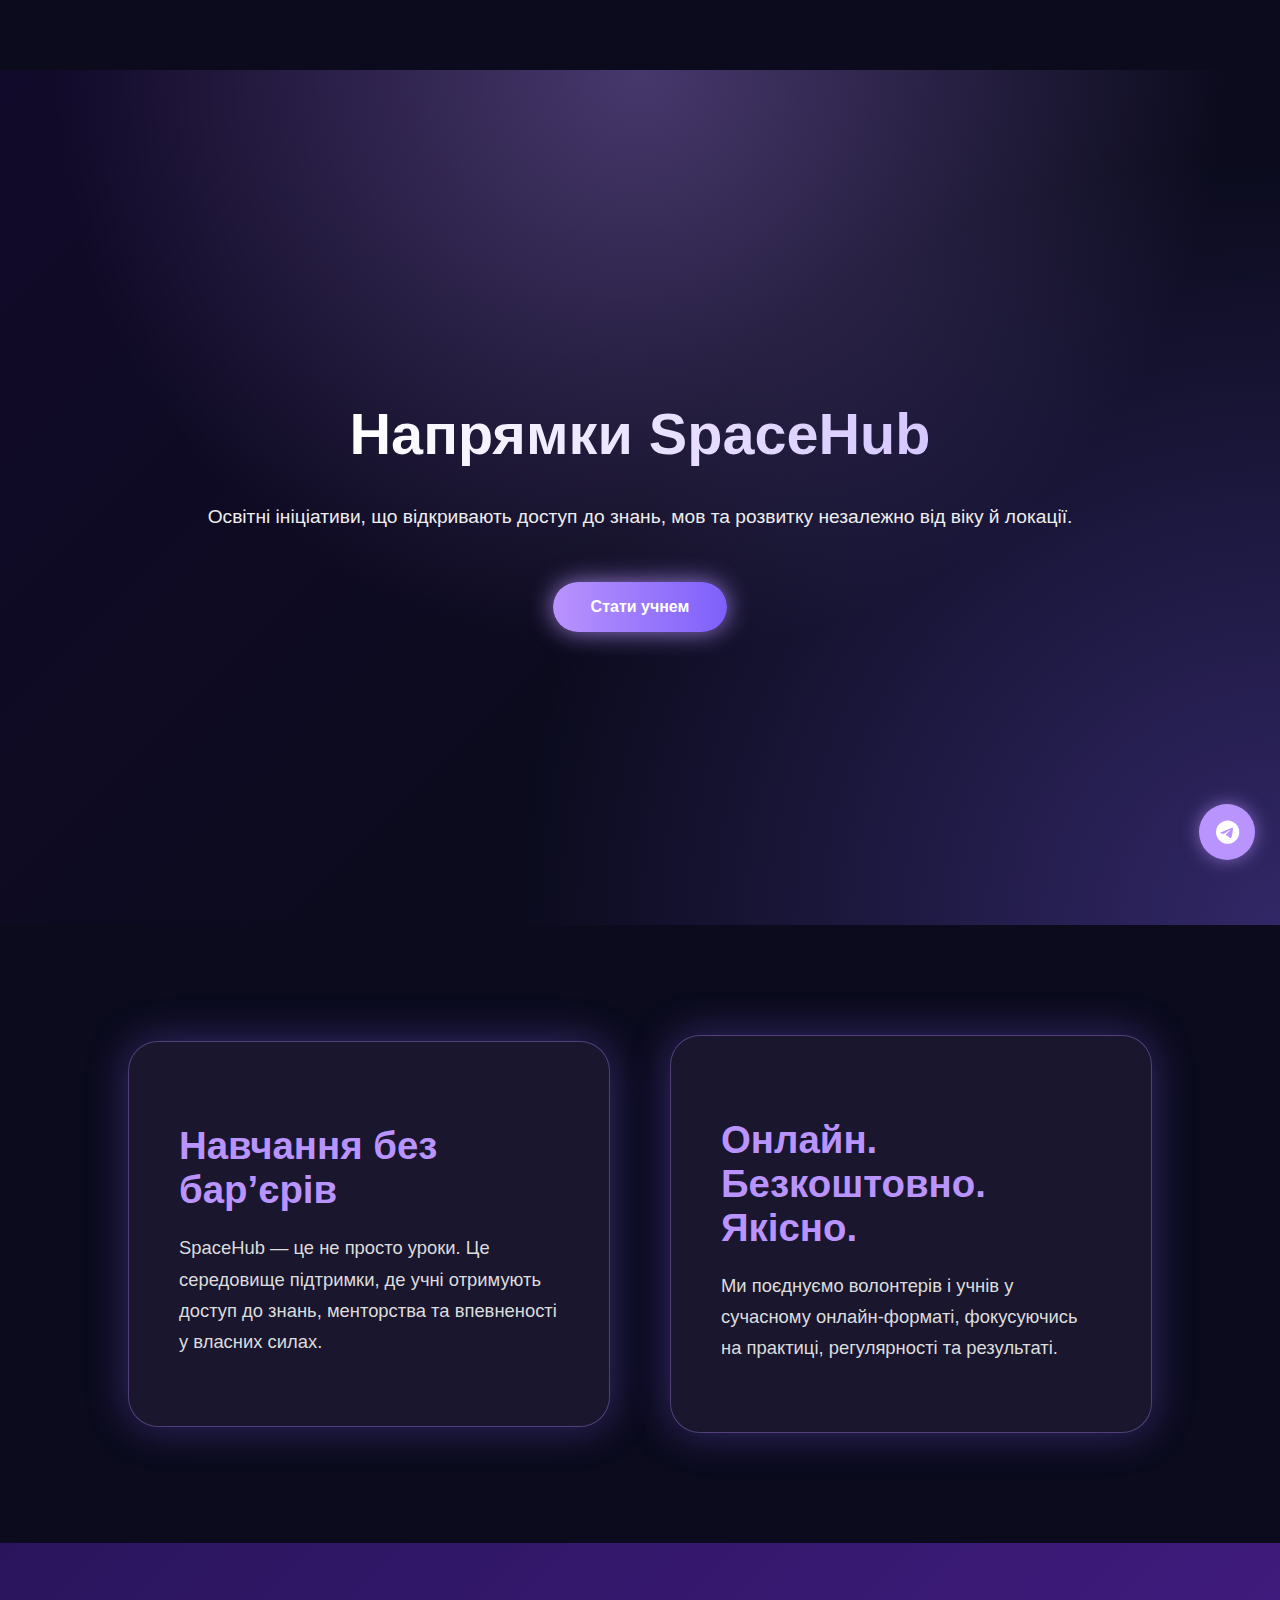
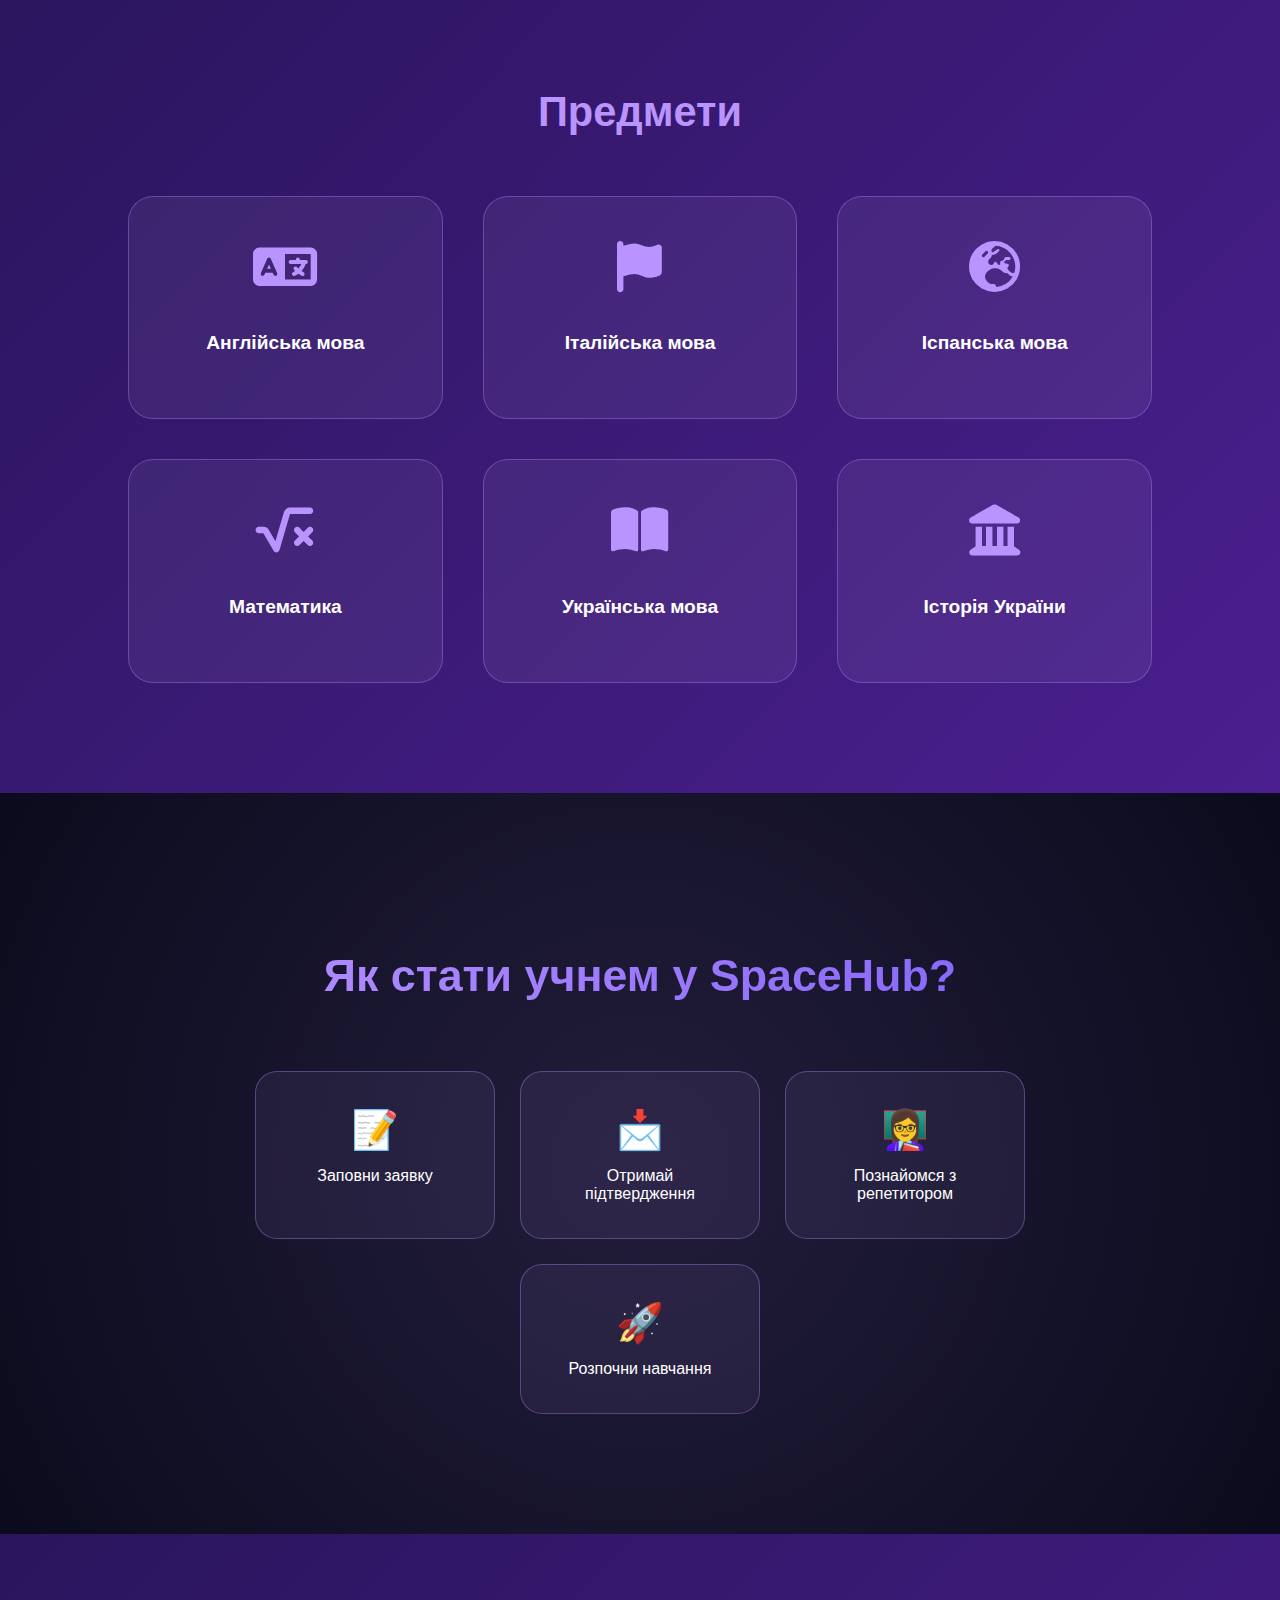
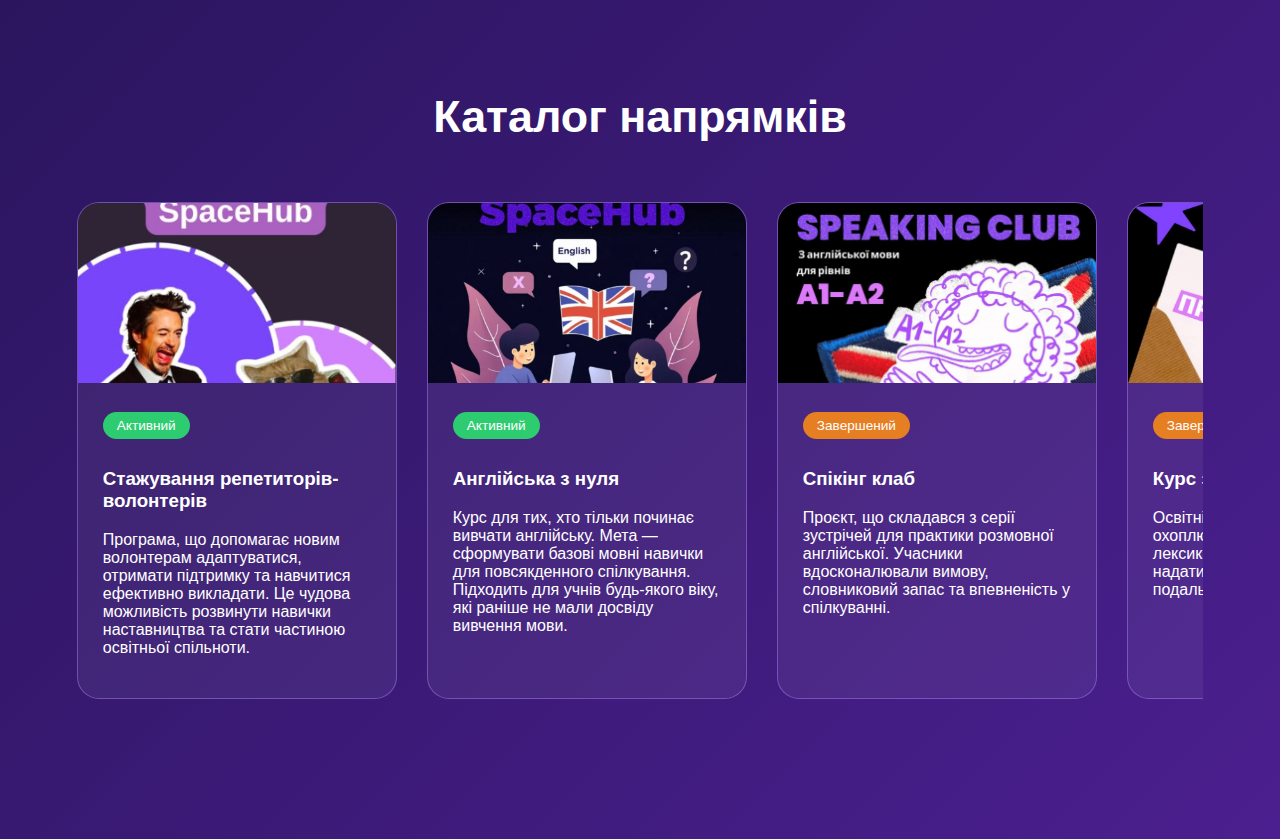
<file: projects.html>
<!DOCTYPE html>
<html lang="uk">
<head>
  <meta charset="UTF-8">
  <title>Напрямки | SpaceHub</title>
  <meta name="viewport" content="width=device-width,initial-scale=1">
  <link rel="stylesheet" href="https://cdnjs.cloudflare.com/ajax/libs/font-awesome/6.5.0/css/all.min.css">

<style>
:root{
  --bg:#0b0b1d;
  --panel:#1b1b2f;
  --accent:#b993fe;
  --accent-2:#7e60fa;
}
*{box-sizing:border-box}
body{
  margin:0;
  font-family:Poppins,sans-serif;
  background:var(--bg);
  color:#fff;
}

/* ===== HEADER  ===== */

.floating-buttons{
  position: fixed;
  right: 25px;
  bottom: 40px; 
  z-index: 3000;
}
.floating-buttons a{
  background: var(--accent);
  color:#fff;
  text-decoration:none;
  font-weight:600;
  padding:10px;
  border-radius:50%;
  box-shadow: 0 0 18px rgba(185,147,254,0.6);
  transition: all .3s ease;
  display:flex;
  align-items:center;
  justify-content:center;
  font-size:1.5rem;
  width:56px;
  height:56px;
  animation: pulse 2.5s infinite ease-in-out;
}
.floating-buttons a:hover{
  background:#a17bd9;
  transform:scale(1.1);
  box-shadow:0 0 25px rgba(185,147,254,0.9);
}
@keyframes pulse{
  0%{ transform:scale(1); box-shadow:0 0 12px rgba(185,147,254,0.5) }
  50%{ transform:scale(1.1); box-shadow:0 0 25px rgba(185,147,254,0.8) }
  100%{ transform:scale(1); box-shadow:0 0 12px rgba(185,147,254,0.5) }
}

/* ===== HERO (фіолетовий оригінальний фон) ===== */
.hero{
  margin-top:70px;
  min-height:95vh;
  display:flex;
  flex-direction:column;
  justify-content:center;
  align-items:center;
  text-align:center;
  padding:40px 20px;
  background:
    radial-gradient(circle at top,#b993fe55 0%,transparent 55%),
    radial-gradient(circle at bottom right,#7e60fa55 0%,transparent 50%),
    linear-gradient(135deg,#120a2a,#0b0b1d 60%);
}
.hero h1{
  font-size:3.6rem;
  font-weight:700;
  background:linear-gradient(90deg,#fff,#d6c7ff);
  -webkit-background-clip:text;
  color:transparent;
  margin-bottom:20px;
}
.hero p{
  max-width:900px;
  font-size:1.2rem;
  color:#eee;
}
.hero .btn{
  margin-top:35px;
  padding:16px 38px;
  border-radius:35px;
  background:linear-gradient(90deg,#b993fe,#7e60fa);
  color:#fff;
  text-decoration:none;
  font-weight:bold;
  box-shadow:0 0 25px rgba(185,147,254,.8);
}

/* ===== FEATURE INTRO (заміна нудного блоку) ===== */
.feature-intro{
  padding:110px 10%;
  display:grid;
  grid-template-columns:1fr 1fr;
  gap:60px;
  align-items:center;
}
.feature-box{
  background:rgba(185,147,254,.08);
  border:1px solid rgba(185,147,254,.35);
  border-radius:30px;
  padding:50px;
  box-shadow:0 0 40px rgba(126,96,250,.35);
}
.feature-box h2{
  font-size:2.4rem;
  color:var(--accent);
  margin-bottom:20px;
}
.feature-box p{
  font-size:1.15rem;
  line-height:1.7;
  color:#ddd;
}

/* ===== SUBJECTS (симетрія + детальні іконки) ===== */
.subjects{
      background:linear-gradient(135deg,#2a155d,#4b1f8f);
  padding:110px 10%;
  text-align:center;
}
.subjects h2{font-size:2.6rem;color:var(--accent)}
.subject-grid{
  margin-top:60px;
  display:grid;
  grid-template-columns:repeat(3,1fr);
  gap:40px;
}
.subject{
  background:rgba(255,255,255,.06);
  border:1px solid rgba(185,147,254,.35);
  border-radius:25px;
  padding:45px 30px;
  transition:.35s;
}
.subject:hover{
  transform:translateY(-12px) scale(1.05);
  box-shadow:0 0 35px rgba(185,147,254,.7);
}
.subject i{
  font-size:3.2rem;
  margin-bottom:20px;
  color:var(--accent);
}
.subject h3{font-size:1.2rem}

/* ===== PROCESS ===== */
.process{
  padding:120px 10%;
  text-align:center;
  background:radial-gradient(circle,#b993fe22,#0000);
}
.process h2{
  font-size:2.8rem;
  background:linear-gradient(90deg,#b993fe,#7e60fa);
  -webkit-background-clip:text;
  color:transparent;
}
.process-steps{
  margin-top:70px;
  display:flex;
  justify-content:center;
  gap:25px;
  flex-wrap:wrap;
}
.step{
  width:240px;
  padding:35px;
  background:rgba(185,147,254,.08);
  border-radius:22px;
  border:1px solid rgba(185,147,254,.35);
}
.step .icon{font-size:2.4rem;margin-bottom:15px}

/* ===== CATALOG CAROUSEL ===== */
.catalog{
  padding:120px 6%;
  background:linear-gradient(135deg,#2a155d,#4b1f8f);
}
.catalog h2{text-align:center;font-size:2.8rem;margin-bottom:60px}
.carousel{
  display:flex;
  gap:30px;
  overflow-x:auto;
  scroll-behavior:smooth;
  padding-bottom:20px;
}
.carousel::-webkit-scrollbar{display:none}
.card{
  min-width:320px;
  background:rgba(255,255,255,.06);
  border-radius:22px;
  overflow:hidden;
  border:1px solid rgba(185,147,254,.4);
}
.card img{width:100%;height:180px;object-fit:cover}
.card-body{padding:25px}
.status{
  display:inline-block;
  padding:6px 14px;
  border-radius:20px;
  font-size:.85rem;
  margin-bottom:10px;
}
.active{background:#2ecc71}
.finished{background:#e67e22}

@media(max-width:900px){
  .feature-intro{grid-template-columns:1fr}
  .subject-grid{grid-template-columns:1fr 1fr}
}
@media(max-width:600px){
  .subject-grid{grid-template-columns:1fr}
}
</style>
</head>
<body>

<div class="floating-buttons">
  <a href="https://t.me/SpaceHub_manager"><i class="fa-brands fa-telegram"></i></a>
</div>

<section class="hero">
  <h1>Напрямки SpaceHub</h1>
  <p>Освітні ініціативи, що відкривають доступ до знань, мов та розвитку незалежно від віку й локації.</p>
  <a class="btn" href="https://linktr.ee/SpaceHub_">Стати учнем</a>
</section>

<section class="feature-intro">
  <div class="feature-box">
    <h2>Навчання без барʼєрів</h2>
    <p>SpaceHub — це не просто уроки. Це середовище підтримки, де учні отримують доступ до знань, менторства та впевненості у власних силах.</p>
  </div>
  <div class="feature-box">
    <h2>Онлайн. Безкоштовно. Якісно.</h2>
    <p>Ми поєднуємо волонтерів і учнів у сучасному онлайн-форматі, фокусуючись на практиці, регулярності та результаті.</p>
  </div>
</section>

<section class="subjects">
  <h2>Предмети</h2>
  <div class="subject-grid">
    <div class="subject"><i class="fa-solid fa-language"></i><h3>Англійська мова</h3></div>
    <div class="subject"><i class="fa-solid fa-flag"></i><h3>Італійська мова</h3></div>
    <div class="subject"><i class="fa-solid fa-earth-europe"></i><h3>Іспанська мова</h3></div>
    <div class="subject"><i class="fa-solid fa-square-root-variable"></i><h3>Математика</h3></div>
    <div class="subject"><i class="fa-solid fa-book-open"></i><h3>Українська мова</h3></div>
    <div class="subject"><i class="fa-solid fa-landmark"></i><h3>Історія України</h3></div>
  </div>
</section>

<section class="process">
  <h2>Як стати учнем у SpaceHub?</h2>
  <div class="process-steps">
    <div class="step"><div class="icon">📝</div>Заповни заявку</div>
    <div class="step"><div class="icon">📩</div>Отримай підтвердження</div>
    <div class="step"><div class="icon">👩‍🏫</div>Познайомся з репетитором</div>
    <div class="step"><div class="icon">🚀</div>Розпочни навчання</div>
  </div>
</section>

<section class="catalog">
  <h2>Каталог напрямків</h2>
  <div class="carousel">


    <div class="card">
      <img src="img/photo8.jpg">
      <div class="card-body"><span class="status active">Активний</span><h3>Стажування репетиторів-волонтерів</h3><p>Програма, що
допомагає новим волонтерам адаптуватися, отримати підтримку
та навчитися ефективно викладати. Це чудова можливість
розвинути навички наставництва та стати частиною освітньої
спільноти.</p></div>
    </div>

    <div class="card">
      <img src="img/photo1.jpg">
      <div class="card-body"><span class="status active">Активний</span><h3>Англійська з нуля</h3><p>Курс для тих, хто тільки починає
вивчати англійську. Мета — сформувати базові мовні навички для
повсякденного спілкування. Підходить для учнів будь-якого віку, які
раніше не мали досвіду вивчення мови.</p></div>
    </div>

    <div class="card">
      <img src="img/photo4.jpg">
      <div class="card-body"><span class="status finished">Завершений</span><h3>Спікінг клаб</h3><p>Проєкт, що складався з серії зустрічей
для практики розмовної англійської. Учасники вдосконалювали
вимову, словниковий запас та впевненість у спілкуванні.</p></div>
    </div>

    <div class="card">
      <img src="img/photo2.jpg">
      <div class="card-body"><span class="status finished">Завершений</span><h3>Курс з італійської</h3><p>Освітній курс для початківців, який
охоплював основи граматики, лексики та культури Італії. Мета —
надати учасникам базу для подальшого вивчення мови.</p></div>
    </div>
    <div class="card">
      <img src="img/photo3.jpg">
      <div class="card-body"><span class="status finished">Завершений</span><h3>Курс з іспанської</h3><p>Проєкт, спрямований на
опанування базової іспанської мови. Учасники знайомилися з
основами граматики, корисними фразами та культурними
особливостями іспаномовних країн.</p></div>
    </div>
  </div>
</section>

</body>
</html>
</file>
